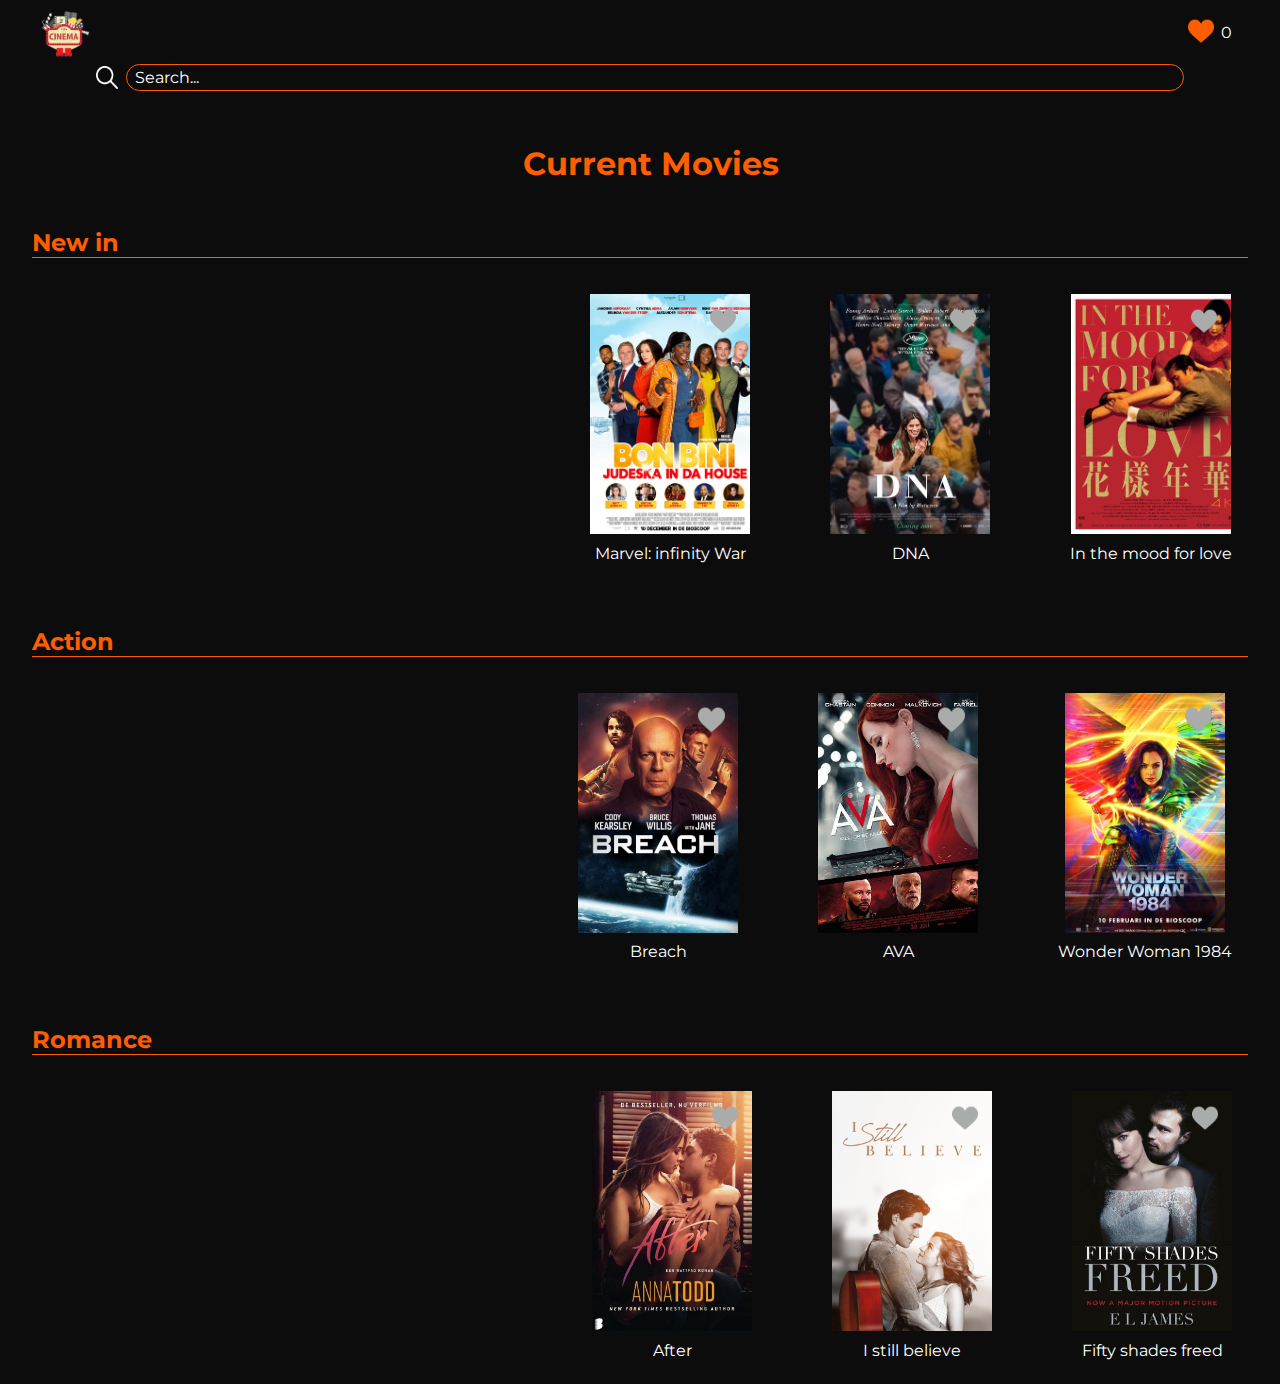
<file: opdracht1/Heart/index.html>
<html lang="nl">
  <head>
    <meta charset="utf-8">
    <meta name="viewport" content="width=device-width, initial-scale=1">
    <title>Frontend voor Designer - Opdracht 1</title>
    <link rel="stylesheet" href="css/style.css">
  </head>

  <body>
    <nav>
      <div class="row">
      <a href=""><img class="logo" src="img/logo.png" alt=""></a>
      <div class="total-favorites">
      <button type="button" name="button" class="favoritesheart"> </button>
      <p class="heartCount"></p>
    </div>
  </div>
    <div class="search">
      <img class="search-img" src="img/search.png" alt="">
    <input class="searchbar" type="text" placeholder="Search...">
  </div>
    </nav>
    <main>
    
      <h1>Current Movies</h1>
      <h2 class="subkopje-scroll">New in</h2>
      <div class="outer-wrapper">
     
        <div class="scroll-wrapper">
          <article class="scroll-images">
            <figure>
              <div class="heart-wrapper m1">
              <button type="button" name="button" class="heart heartGrey"> </button>
          
            </div>
              <figcaption>Marvel: infinity War</figcaption>
            </figure>
          </article>
          <article class="scroll-images">
            <figure>
              <div class="heart-wrapper m2">
              <button type="button" name="button"  class="heart heartGrey"> </button>
              
            </div>
              <figcaption>DNA</figcaption>
            </figure>
          </article>
          <article class="scroll-images ">
            <figure>
              <div class="heart-wrapper m3">
              <button type="button" name="button"  class="heart heartGrey"> </button>
            
            </div>
              <figcaption>In the mood for love</figcaption>
            </figure>
          </article>
          </div>
      </div>
       <h2 class="subkopje-scroll">Action</h2>
      <div class="outer-wrapper">
     
        <div class="scroll-wrapper">
          <article class="scroll-images">
            <figure>
              <div class="heart-wrapper m4">
              <button type="button" name="button"  class="heart heartGrey"> </button>
          
            </div>
              <figcaption>Breach</figcaption>
            </figure>
          </article>
          <article class="scroll-images">
            <figure>
              <div class="heart-wrapper m5">
              <button type="button" name="button"  class="heart heartGrey"> </button>
              
            </div>
              <figcaption>AVA</figcaption>
            </figure>
          </article>
          <article class="scroll-images ">
            <figure>
              <div class="heart-wrapper m6">
              <button type="button" name="button"  class="heart heartGrey"> </button>
            
            </div>
              <figcaption>Wonder Woman 1984</figcaption>
            </figure>
          </article>
          </div>
          
      </div>
      <h2 class="subkopje-scroll">Romance</h2>
      <div class="outer-wrapper">
     
        <div class="scroll-wrapper">
          <article class="scroll-images">
            <figure>
              <div class="heart-wrapper m7">
              <button type="button" name="button"  class="heart heartGrey"> </button>
          
            </div>
              <figcaption>After</figcaption>
            </figure>
          </article>
          <article class="scroll-images">
            <figure>
              <div class="heart-wrapper m8">
              <button type="button" name="button"  class="heart heartGrey"> </button>
              
            </div>
              <figcaption>I still believe</figcaption>
            </figure>
          </article>
          <article class="scroll-images ">
            <figure>
              <div class="heart-wrapper m9">
              <button type="button" name="button"  class="heart heartGrey"> </button>
            
            </div>
              <figcaption>Fifty shades freed</figcaption>
            </figure>
          </article>
          </div>
          
      </div>
       
    </main>
    <link rel="preconnect" href="https://fonts.gstatic.com">
    <link href="https://fonts.googleapis.com/css2?family=Montserrat:wght@200&display=swap" rel="stylesheet">
    <script src="js/script.js" type="text/javascript"></script>
  </body>
</html>
</file>
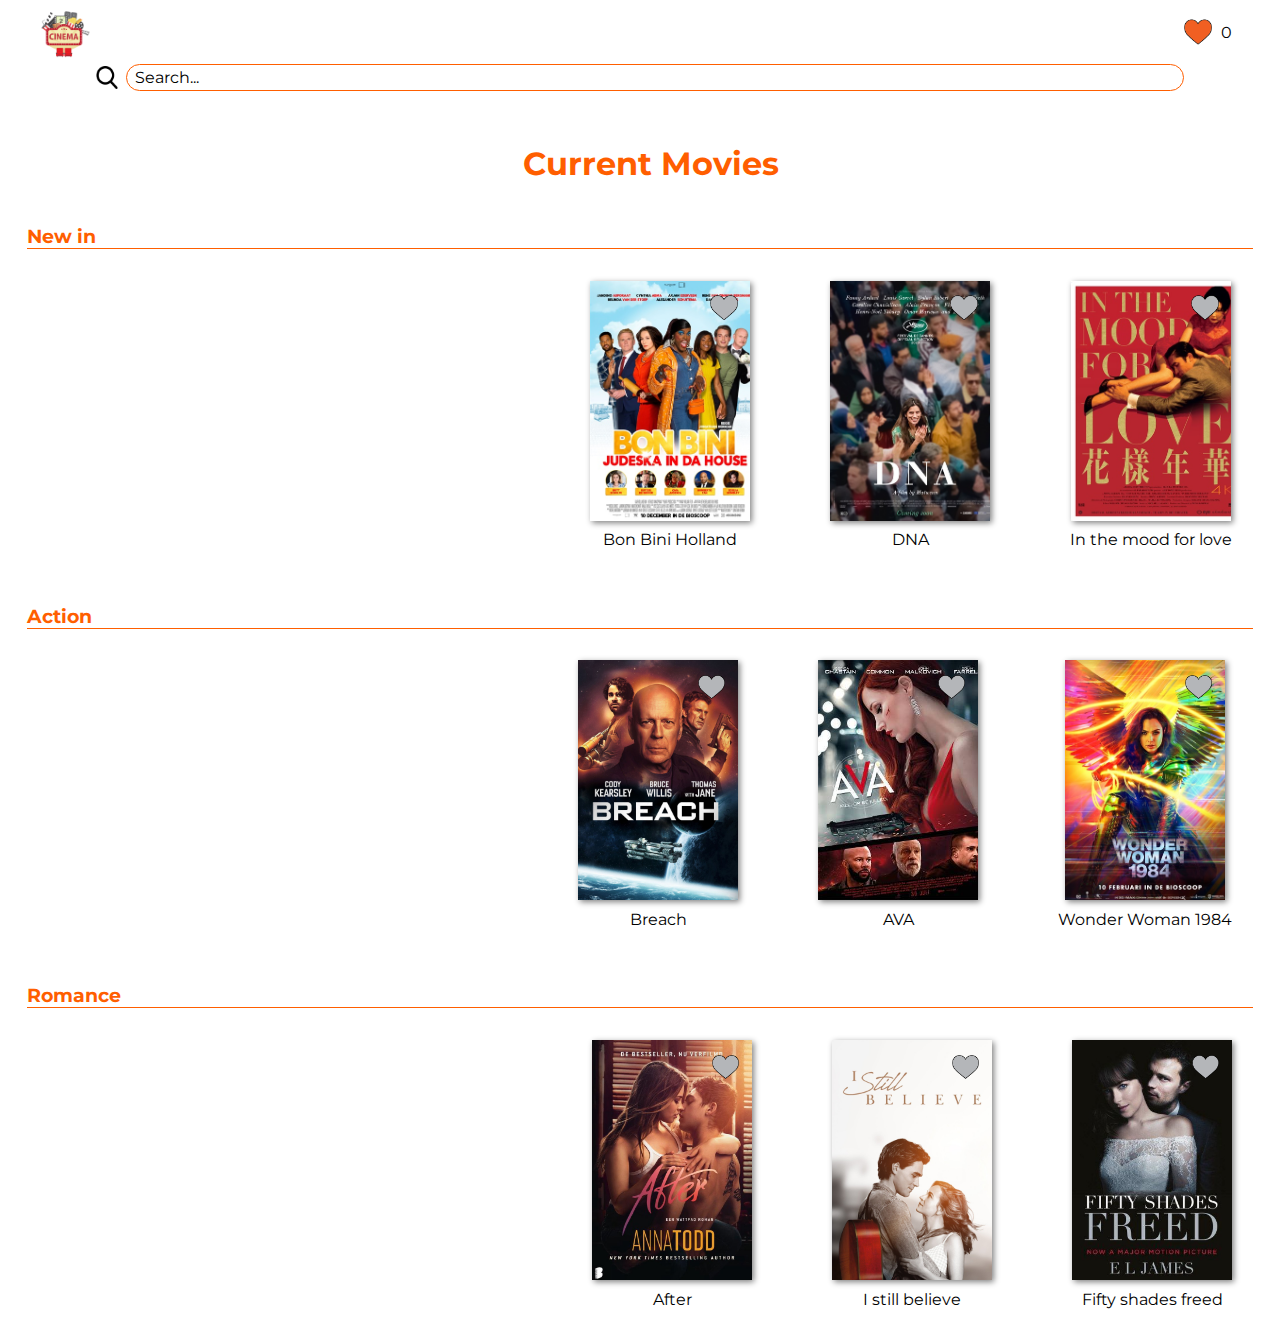
<file: opdracht1/heartfinal/index.html>
<html lang="nl">
  <head>
    <meta charset="utf-8">
    <meta name="viewport" content="width=device-width, initial-scale=1">
    <title>Frontend voor Designer - Opdracht 1</title>
    <link rel="stylesheet" href="css/style.css">
  </head>

  <body>
    <nav class=""> 
      <div class="row">
      <a href=""><img class="logo" src="img/logo.png" alt=""></a>
      <div class="total-favorites">
      <button type="button" name="button" class="favoritesheart"> </button>
      <p class="heartCount"></p>
     
    </div>
  </div>
    <div class="search">
      <img class="search-img" src="img/search.png" alt="">
    <input class="searchbar" type="text" placeholder="Search...">
  </div>
  
  <div class="faverow">
    <h2>Favorites</h2>
    <div class="faved">
    <img class="rowimg" src="img/bonbini.jpg" alt="">
  </div>
  </div>
    </nav>
    <main>
    
      <h1>Current Movies</h1>
      <h2 class="subkopje-scroll">New in</h2>
      <div class="outer-wrapper">
     
        <div class="scroll-wrapper">
          <article class="scroll-images">
            <figure>
              <div class="heart-wrapper m1">
              <button type="button" name="button" class="heart heartGrey"> </button>
          
            </div>
              <figcaption>Bon Bini Holland</figcaption>
            </figure>
          </article>
          <article class="scroll-images">
            <figure>
              <div class="heart-wrapper m2">
              <button type="button" name="button"  class="heart heartGrey"> </button>
              
            </div>
              <figcaption>DNA</figcaption>
            </figure>
          </article>
          <article class="scroll-images ">
            <figure>
              <div class="heart-wrapper m3">
              <button type="button" name="button"  class="heart heartGrey"> </button>
            
            </div>
              <figcaption>In the mood for love</figcaption>
            </figure>
          </article>
          </div>
      </div>
       <h2 class="subkopje-scroll">Action</h2>
      <div class="outer-wrapper">
     
        <div class="scroll-wrapper">
          <article class="scroll-images">
            <figure>
              <div class="heart-wrapper m4">
              <button type="button" name="button"  class="heart heartGrey"> </button>
          
            </div>
              <figcaption>Breach</figcaption>
            </figure>
          </article>
          <article class="scroll-images">
            <figure>
              <div class="heart-wrapper m5">
              <button type="button" name="button"  class="heart heartGrey"> </button>
              
            </div>
              <figcaption>AVA</figcaption>
            </figure>
          </article>
          <article class="scroll-images ">
            <figure>
              <div class="heart-wrapper m6">
              <button type="button" name="button"  class="heart heartGrey"> </button>
            
            </div>
              <figcaption>Wonder Woman 1984</figcaption>
            </figure>
          </article>
          </div>
          
      </div>
      <h2 class="subkopje-scroll">Romance</h2>
      <div class="outer-wrapper">
     
        <div class="scroll-wrapper">
          <article class="scroll-images">
            <figure>
              <div class="heart-wrapper m7">
              <button type="button" name="button"  class="heart heartGrey"> </button>
          
            </div>
              <figcaption>After</figcaption>
            </figure>
          </article>
          <article class="scroll-images">
            <figure>
              <div class="heart-wrapper m8">
              <button type="button" name="button"  class="heart heartGrey"> </button>
              
            </div>
              <figcaption>I still believe</figcaption>
            </figure>
          </article>
          <article class="scroll-images ">
            <figure>
              <div class="heart-wrapper m9">
              <button type="button" name="button"  class="heart heartGrey"> </button>
            
            </div>
              <figcaption>Fifty shades freed</figcaption>
            </figure>
          </article>
          </div>
          
      </div>
       
    </main>
    <link rel="preconnect" href="https://fonts.gstatic.com">
    <link href="https://fonts.googleapis.com/css2?family=Montserrat:wght@200&display=swap" rel="stylesheet">
    <script src="js/script.js" type="text/javascript"></script>
  </body>
</html>
</file>
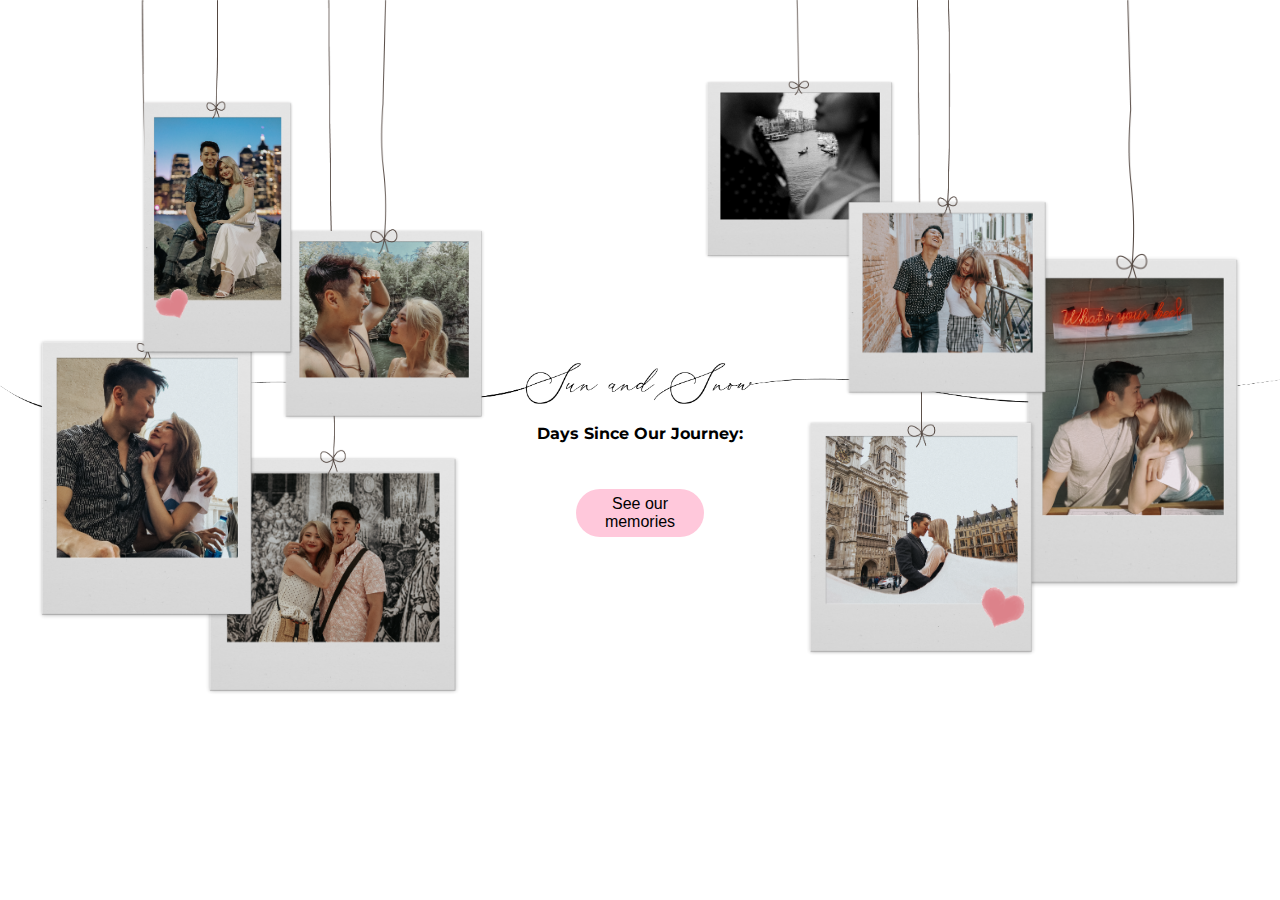
<file: opdracht2/demo/index.html>
<!doctype html>
<html lang="nl">

<head>
	<meta charset="UTF-8">
	<meta name="author" content="jouw naam">
	<meta name="viewport" content="width=device-width, initial-scale=1">

	<title>Howdy</title>

	<link href="styles//styles.css" rel="stylesheet">
</head>

<body>

	<main>

		<img src="images/poloroids/Asset 2.png" alt="" class="pol p1">
		<img src="images/poloroids/Asset 3.png" alt="" class="pol p2">
		<img src="images/poloroids/Asset 4.png" alt="" class="pol p3">
		<img src="images/poloroids/Asset 5.png" alt="" class="pol p4">
		<img src="images/poloroids/Asset 6.png" alt="" class="pol p5">
		<img src="images/poloroids/Asset 7.png" alt="" class="pol p6">
		<img src="images/poloroids/Asset 8.png" alt="" class="pol p7">
		<img src="images/poloroids/Asset 9.png" alt="" class="pol p8">

<img class="sun-and-snow" src="images/poloroids/Asset 10.png" alt="">
		<div id="counter">
			<h2>Days Since Our Journey:</h2>
			<div>
				<p id="days"></p>
			</div>
		</div>
	
			<a href="pages/album.html"><button class="gallerybutton">See our memories</button></a>
	

	</main>
	<link rel="preconnect" href="https://fonts.gstatic.com">
	<link href="https://fonts.googleapis.com/css2?family=Montserrat:wght@300&display=swap" rel="stylesheet">
	<script src="script//script.js"></script>
</body>

</html>
</file>
<file: opdracht1/Heart/css/style.css>
body {
  box-sizing: border-box;
  background-color: rgb(12, 12, 12);
  font-family: 'Montserrat';
  top: 0;
}

main {
  display: flex;
  flex-direction: column;
  margin-top: 7em;
}

nav {
  display: flex;
  flex-direction: column;
  align-items: center;
  justify-content: center;
  position: fixed;
  top: 0;
  left: 0;
  right: 0;
  background-color: rgb(12, 12, 12);
  width: 100%;
  padding-bottom: 1em;
  z-index: 1;
}

.row {
  display: flex;
  flex-direction: row;
  width: 95%;
  justify-content: space-between;
  align-items: center;
 

}

.total-favorites {
  display: flex;
  flex-direction: row;
  justify-content: center;
  align-items: center;
  height: 3em;
  margin-right: 1em;
}

.favoritesheart {
  background-image: url(../img/liked.png);
  width: 2em;
  height: 2.1em;
  background-size: contain;
  background-repeat: no-repeat;
  background-color: transparent;
  border: none;
  margin-right: 0.5em;
}

p:first-of-type {
  color: white;
}

.logo {
  height: 4em;
}

.search {
  display: flex;
  align-items: center;
  align-self: center;
  width: 85vw;


}

.search-img {
  height: 1.4em;
  margin-right: 0.5em;
}

.searchbar {
  color: white;
  font-size: 1em;
  border: 0;
  outline: 0;
  border: 1px solid rgb(255, 94, 0);
  background: transparent;
  width: 100vw;
  align-self: center;
  border-radius: 25px;
  padding: 0.5em;
  font-family: 'Montserrat';
  height: 1.7em;
}

::placeholder {
  color: white;
  font-family: 'Montserrat';
  margin-right: 2em;
}

h1 {
  margin-left: 0.7em;
  color: rgb(255, 94, 0);
  align-self: center;
  margin-top: 1em;
}

figure {
  display: flex;
  flex-direction: column;
  align-items: center;
}


h2.subkopje-scroll {
  display: flex;
  flex-direction: column;
  color: rgb(255, 94, 0);
  font-size: 1.5em;
  margin-top: 2em;
  margin-left: 1em;
  margin-right: 1em;
  border-bottom: 1px solid rgb(255, 94, 0);
}

h2.subkopje-scroll:first-of-type {
  margin-top: 1em;
}


/* wrapper max width -- scollable*/
div.outer-wrapper {
  display: flex;
  align-self: flex-end;
  max-width: 100%;
  overflow-x: scroll;


}

/* wrapper voor scrollable fotos met text*/
div.scroll-wrapper {
  display: flex;
  flex-direction: row;


}

figcaption {
  color: white;
  margin-top: 0.60em;
  text-align: center;
}

button:focus,
button:active:focus,
button.active:focus,
button:focus,
button:active.focus,
button:active.focus {
  outline: none !important;
}





.heart {
  background-size: contain;
  background-repeat: no-repeat;
  width: 2.1em;
  height: 2em;
  border: none;
  background-color: transparent;
  margin-left: 9em;
  margin-top: 1em;
  transition-duration: 0.5s;
  z-index: 0;
}


.heartGrey {
  background-image: url(../img/like.png);
  transform: rotate(-360deg);
}



.heartRed {
  background-image: url(../img/liked.png);
  transform: rotate(360deg);

}

.heart-wrapper {
  width: 10em;
  height: 15em;
  background-size: cover;
  background-repeat: no-repeat;

}


.m1 {
  background-image: url(../img/bonbini.jpg);
}

.m2 {
  background-image: url(../img/dna.jpg);
}

.m3 {
  background-image: url(../img/inthemood.jpg);
}


.m4 {
  background-image: url(../img/breach.jpeg);
}

.m5 {
  background-image: url(../img/ava.jpg);
}

.m6 {
  background-image: url(../img/wonderwoman.jpg);
}

.m7 {
  background-image: url(../img/after.jpg);
}

.m8 {
  background-image: url(../img/believe.jpeg);
}

.m9 {
  background-image: url(../img/grey.jpg);
}
</file>
<file: opdracht1/heartfinal/css/style.css>
body {
  box-sizing: border-box;
  background-color: white;
  font-family: 'Montserrat';
  top: 0;
}

main {
  display: flex;
  flex-direction: column;
  margin-top: 7em;
}

nav {
  display: flex;
  flex-direction: column;
  align-items: center;
  position: fixed;
  top: 0;
  left: 0;
  right: 0;
  background-color: white;
  width: 100%;
  padding-bottom: 1em;
  z-index: 1;
  height: 100px;
  overflow: hidden;
  transition-duration: 0.5s;
}

.margin {
  height: 350px;
  box-shadow: 2px 2px 6px grey;
}

.rowimg {
  height: 11em;
  box-shadow: 2px 2px 6px grey;
}

.row {
  display: flex;
  flex-direction: row;
  width: 95%;
  justify-content: space-between;
  align-items: center;


}

.total-favorites {
  display: flex;
  flex-direction: row;
  justify-content: center;
  align-items: center;
  height: 3em;
  margin-right: 1em;
}

.faverow {
  width: 100%;
  margin-left: 3em;
  color: rgb(255, 94, 0);

}

.favoritesheart {
  background-image: url(../img/liked.png);
  width: 2.3em;
  height: 2.1em;
  background-size: contain;
  background-repeat: no-repeat;
  background-color: transparent;
  border: none;
  margin-right: 0.5em;
}

p:first-of-type {
  color: black;
}

.logo {
  height: 4em;
}

.search {
  display: flex;
  align-items: center;
  align-self: center;
  width: 85vw;
  margin-bottom: 1em;


}

.search-img {
  height: 1.4em;
  margin-right: 0.5em;
}

.searchbar {
  color: black;
  font-size: 1em;
  border: 0;
  outline: 0;
  border: 1px solid rgb(255, 94, 0);
  background: transparent;
  width: 100vw;
  align-self: center;
  border-radius: 25px;
  padding: 0.5em;
  font-family: 'Montserrat';
  height: 1.7em;
}

::placeholder {
  color: black;
  font-family: 'Montserrat';
  margin-right: 2em;
}

h1 {
  margin-left: 0.7em;
  color: rgb(255, 94, 0);
  align-self: center;
  margin-top: 1em;
}

figure {
  display: flex;
  flex-direction: column;
  align-items: center;
}


h2.subkopje-scroll {
  display: flex;
  flex-direction: column;
  color: rgb(255, 94, 0);
  font-size: 1.2em;
  margin-top: 2em;
  margin-left: 1em;
  margin-right: 1em;
  border-bottom: 1px solid rgb(255, 94, 0);
}

h2.subkopje-scroll:first-of-type {
  margin-top: 1em;
}


/* wrapper max width -- scollable*/
div.outer-wrapper {
  display: flex;
  align-self: flex-end;
  max-width: 100%;
  overflow-x: scroll;


}

/* wrapper voor scrollable fotos met text*/
div.scroll-wrapper {
  display: flex;
  flex-direction: row;


}

figcaption {
  color: black;
  margin-top: 0.60em;
  text-align: center;
}

button:focus,
button:active:focus,
button.active:focus,
button:focus,
button:active.focus,
button:active.focus {
  outline: none !important;
}





.heart {
  background-size: contain;
  background-repeat: no-repeat;
  width: 2.1em;
  height: 2em;
  border: none;
  background-color: transparent;
  margin-left: 9em;
  margin-top: 1em;
  transition-duration: 0.5s;
  z-index: 0;
}


.heartGrey {
  background-image: url(../img/like.png);
  transform: rotate(-360deg);
}



.heartRed {
  background-image: url(../img/liked.png);
  transform: rotate(360deg);

}

.heart-wrapper {
  width: 10em;
  height: 15em;
  background-size: cover;
  background-repeat: no-repeat;
  box-shadow: 2px 2px 6px grey;

}


.m1 {
  background-image: url(../img/bonbini.jpg);
}

.m2 {
  background-image: url(../img/dna.jpg);
}

.m3 {
  background-image: url(../img/inthemood.jpg);
}


.m4 {
  background-image: url(../img/breach.jpeg);
}

.m5 {
  background-image: url(../img/ava.jpg);
}

.m6 {
  background-image: url(../img/wonderwoman.jpg);
}

.m7 {
  background-image: url(../img/after.jpg);
}

.m8 {
  background-image: url(../img/believe.jpeg);
}

.m9 {
  background-image: url(../img/grey.jpg);
}
</file>
<file: opdracht2/demo/styles/styles.css>
*{
	box-sizing: border-box;
}
body{
    display: flex;
    flex-direction: column;
}

.carousel {
    overflow: hidden;
    max-width: 50em;
    position: relative;
    align-self: center;
}

.carousel .carousel__item,
.carousel .carousel__item--hidden {
    display: none;
}

.carousel .carousel__item img {
    width: 100%;
    max-width: 50em;
    height: auto;
}

.carousel .carousel__item--visible {
    display: block;
    animation: fade 0.7s;
}
.carousel .carousel__actions{
display: flex;
justify-content: space-between;
position: absolute;
top: 50%;
transform: translateY(-50%);
width: 100%;
}

.carousel .carousel__actions button {
    border-radius: 50px;
    border: 0;
    font-weight: bold;
    cursor: pointer;
    width: 3em;
    height: 3em;

}
.carousel .carousel__actions button:focus{
    outline: none;
}
.carousel .carousel__actions button#carousel__button--prev{
    margin-left: 1em;
}
.carousel .carousel__actions button#carousel__button--next{
    margin-right: 1em;
}

@keyframes fade {
    0%{
        opacity: 0;
    }
   
    100%{
        opacity: 1;
        transform: opacity linear;
    }
}


body {
	font-family: 'Montserrat', sans-serif;
	margin: 0px;
	background-color: white;

}





.logo{
    width: 4em;
    margin: 0.5em;
}
main { 
	display: flex;
	flex-direction: column;
	align-items: center;
	height: 100vh;
	justify-content: center;
}

h2{
    font-size: 0.5em;
}

.front_one {
	width: 300px;

}

#counter {
	display: flex;
	flex-direction: column;
	align-items: center;
font-size: 2em;
}

.gallerybutton{
	height: 3em;
	width: 8em;
	border-radius: 5em;
	background-color: rgb(255, 200, 219);
	border: none;
    transition-duration: 0.3s;
    font-size: 1em;

	
}

.gallerybutton:hover{
	transform: scale(1.1);
	transition: ease-in;
	transition-duration: 0.3s;
	cursor: pointer;
}
.gallerybutton:focus{
outline: none;
}


.pol{
	width: 20%;
	position: absolute;
	z-index: 4;
	top: 0;
	

}

.p1{
right: 3%;
width: 17vw;



}
.pol:hover{
	transform: translateY(-1em);
	transition: ease-in;
	transition-duration: 0.2s;
}
.pol{
	transition-duration: 2s;
}

.p2{
	right: 18%;
    width: 16vw;
    z-index: 5;

}

.p3{
	right: 30%;
	width: 15vw;
}
.p4{
	right: 19%;
	width: 18vw;
}
.p5{
	left: 22%;
	width: 16vw;
}
.p6{
	left: 11%;
    width: 12vw;
    z-index: 5;
}
.p7{
	left: 3%;
	width: 17vw;
}
.p8{
	left: 16%;
	width: 20vw;
	z-index: 1;
}
.sun-and-snow{
	width: 100%;

}
</file>
